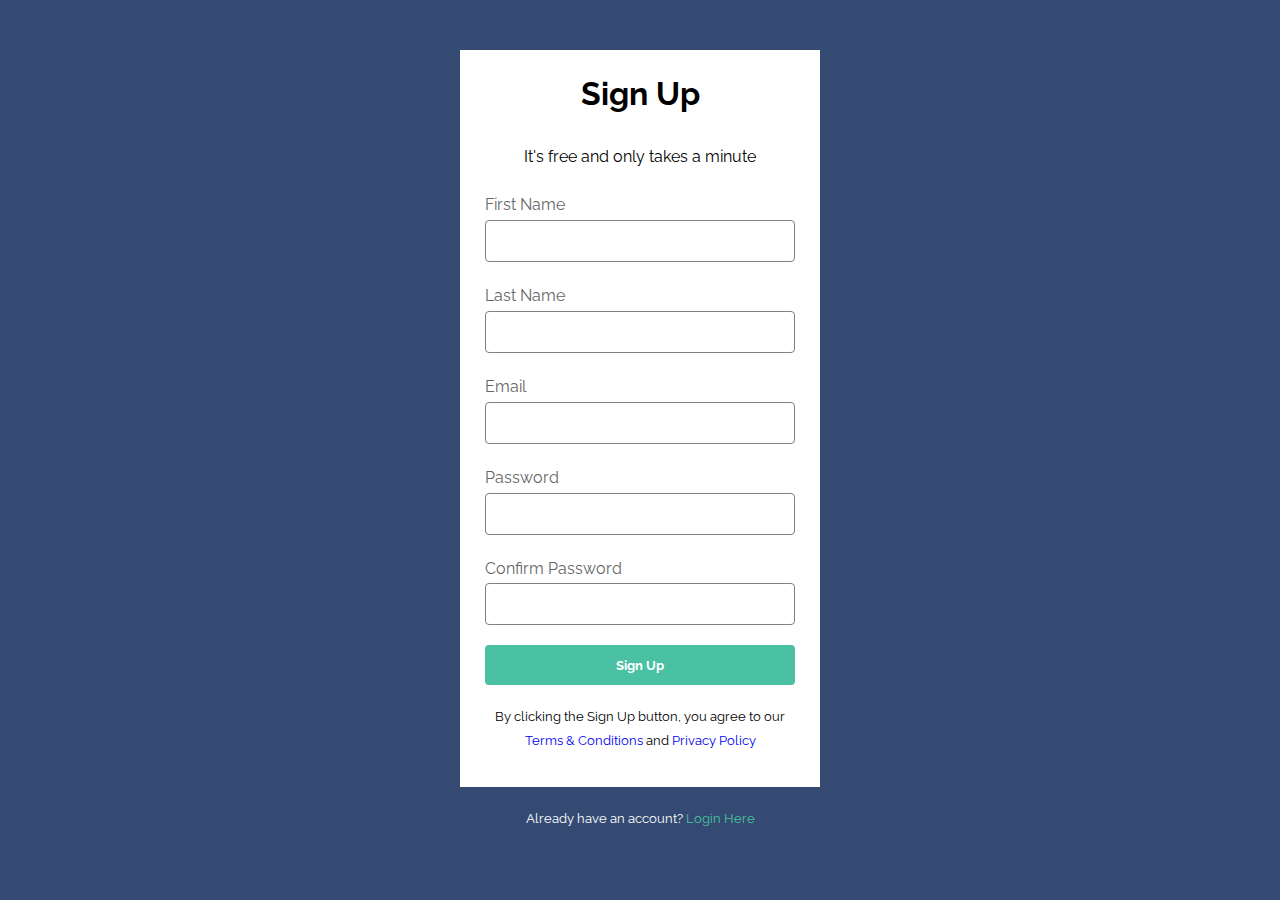
<file: form_styling_start.html>
<!DOCTYPE html>
<html lang="en">
  <head>
    <meta charset="UTF-8" />
    <meta name="viewport" content="width=device-width, initial-scale=1.0" />
    <meta http-equiv="X-UA-Compatible" content="ie=edge" />
    <title>Form Styling</title>
    <link
      href="https://fonts.googleapis.com/css?family=Raleway"
      rel="stylesheet"
    />
    <style>
      * {
        /* 
        -May want to add "border-box for "box-sizing so padding does not affect width
        -Reset margin and padding 
       */
        box-sizing: border-box;
        margin: 0;
        padding: 0;
        font-family: Raleway;
      }

      body {
        /* 
          -Background color is #344a72
        */
        background: #344a72;
        line-height: 1.8;
      }

      a {
        /* 
        Underlined links are ugly :)
       */
        text-decoration: none;
      }

      #container {
        /* 
        -Remember, margin: auto on left and right will center a block element 
        -I would also set a "max-width" for responsiveness
        -May want to add some padding
        */
        max-width: 400px;
        margin: 30px auto;
        padding: 20px;
      }

      .form-wrap {
        /* 
          This is the white area around the form and heading, etc
        */
        background: #ffffff;
        padding: 15px 25px;
      }

      .form-wrap h1,
      .form-wrap p {
        /* 
          May want to center these
        */
        text-align: center;
        margin-bottom: 20px;
      }

      .form-wrap .form-group {
        /* 
          Each label, input is wrapped in .form-group
        */
        margin-bottom: 20px;
      }

      .form-wrap .form-group label {
        /* 
          Label should be turned into a block element
        */
        display: block;
        color: #666;
      }

      .form-wrap .form-group input {
        /* 
          Inputs should reach across the .form-wrap 100% and have some padding
        */
        width: 100%;
        padding: 12px;
        border-radius: 4px;
        border: grey solid 1px;
      }

      .form-wrap button {
        /* 
          Button should wrap across 100% and display as block
          Background color for button is #49c1a2
        */
        display: block;
        background: #49c1a2;
        width: 100%;
        padding: 12px;
        border: none;
        outline: none;
        border-radius: 4px;
        color: #ffffff;
        font-weight: bold;
        margin-bottom: 20px;
        cursor: pointer;
      }

      .form-wrap button:hover {
        /* 
          Hover background color for button is #37a08e
        */
        background-color: #37a08e;
      }

      .form-wrap .bottom-text {
        /* 
          Bottom text is smaller
        */
        font-size: small;
      }

      footer {
        /* 
        Should be centered
       */
        margin-top: 20px;
        text-align: center;
        font-size: smaller;
        color: #ffffff;
      }

      footer a {
        /* 
          Footer link color is #49c1a2
        */
        color: #49c1a2;
      }
    </style>
  </head>
  <body>
    <div id="container">
      <div class="form-wrap">
        <h1>Sign Up</h1>
        <p>It's free and only takes a minute</p>
        <form>
          <div class="form-group">
            <label for="first-name">First Name</label>
            <input type="text" name="firstName" id="first-name" />
          </div>
          <div class="form-group">
            <label for="last-name">Last Name</label>
            <input type="text" name="lastName" id="last-name" />
          </div>
          <div class="form-group">
            <label for="email">Email</label>
            <input type="email" name="email" id="email" />
          </div>
          <div class="form-group">
            <label for="password">Password</label>
            <input type="password" name="password" id="password" />
          </div>
          <div class="form-group">
            <label for="password2">Confirm Password</label>
            <input type="password" name="password2" id="password2" />
          </div>
          <button type="submit" class="btn">Sign Up</button>
          <p class="bottom-text">
            By clicking the Sign Up button, you agree to our
            <a href="#">Terms & Conditions</a> and
            <a href="#">Privacy Policy</a>
          </p>
        </form>
      </div>
      <footer>
        <p>Already have an account? <a href="#">Login Here</a></p>
      </footer>
    </div>
  </body>
</html>
</file>
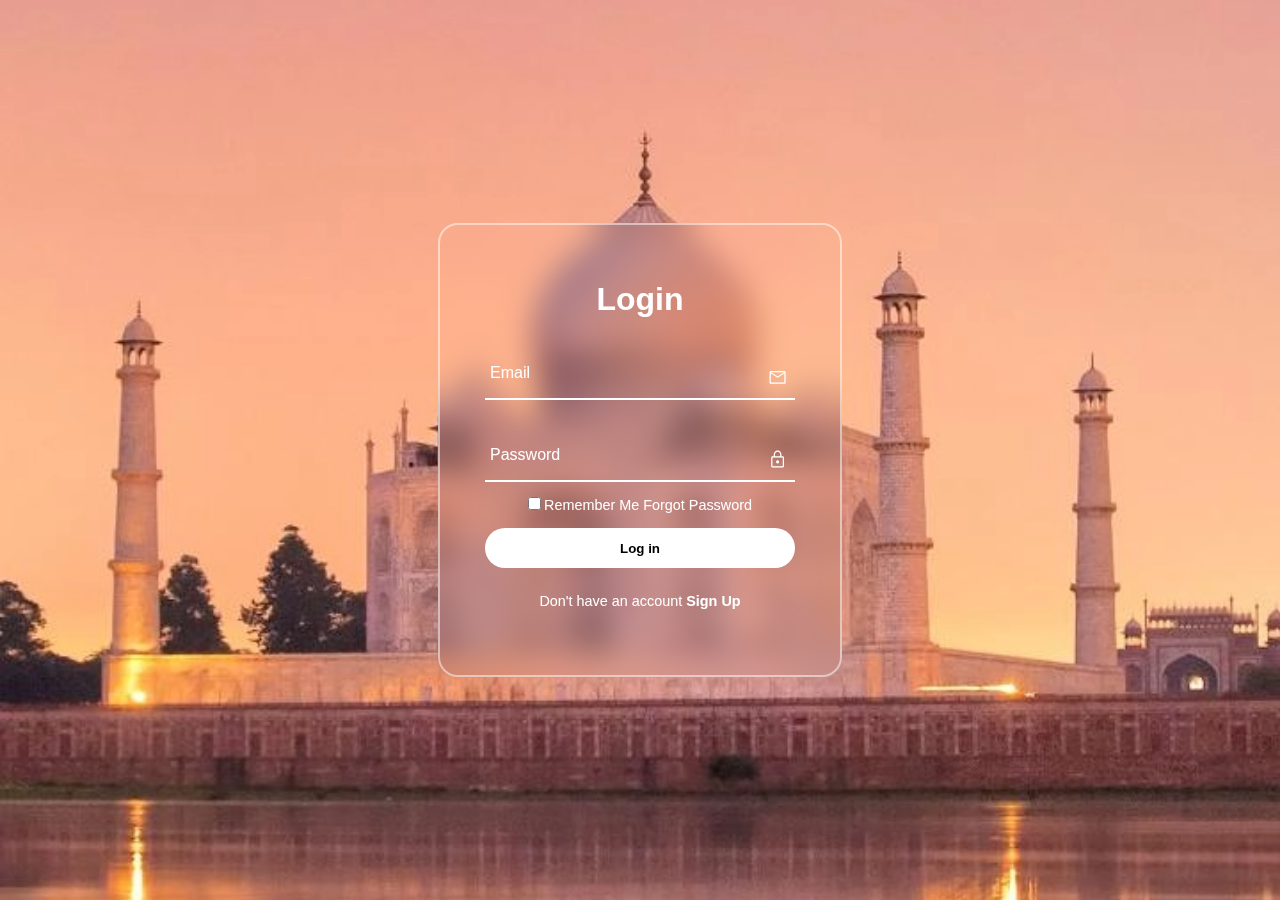
<file: Animated_login_form/Animated_login_form.html>
<!DOCTYPE html>
<html lang="en">
<head>
  <meta charset="UTF-8">
  <meta name="viewport" content="width=device-width, initial-scale=1.0">
  <title>My Animated login form</title>
  <link rel="stylesheet" href="./Animated_login_form.css">
  <link rel="stylesheet" href="https://fonts.googleapis.com/css2?family=Material+Symbols+Outlined:opsz,wght,FILL,GRAD@20..48,100..700,0..1,-50..200" />
</head>
<body>
  <section>
    <div class="form-box">
        <form action="#">
          <H2>Login</H2>
          <div class="inputbox">
            <span class="material-symbols-outlined">mail</span>
            <input type="email" required>
            <label for="email" id="email" name="email">Email</label>
          </div>
          <div class="inputbox">
            <span class="material-symbols-outlined">lock</span>
            <input type="password" required>
            <label for="password" id="password" name="password">Password</label>
          </div>
          <div class="forget">
            <label for=""><input type="checkbox">Remember Me <a href="#">Forgot Password</a></label>
          </div>
          <button>Log in</button>
          <div class="register">
            <p>Don't have an account <a href="#">Sign Up</a></p>
          </div>
        </form>
    </div>
  </section>
</body>
</html>
</file>
<file: Animated_login_form/Animated_login_form.css>
.material-symbols-outlined {
  font-variation-settings:
  'FILL' 0,
  'wght' 400,
  'GRAD' 0,
  'opsz' 48
}

  @import url('https://fonts.googleapis.com/css2?family=Poppins:wght@100&display=swap');

* {
  margin: 0;
  padding: 0;
  font-family: 'Poppins', sans-serif;
}

section {
  display: flex;
  justify-content: center;
  align-items: center;
  min-height: 100vh;
  width: 100%;
  background: url(./img/2017-02-18_39371.png)no-repeat;
  background-position: center;
  background-size: cover;
}

.form-box {
  position: relative;
  width: 400px;
  height: 450px;
  background: transparent;
  border: 2px solid rgba(255, 255, 255, 0.5);
  border-radius: 20px;
  backdrop-filter: blur(15px);
  display: flex;
  justify-content: center;
  align-items: center;
}

h2 {
  color: white;
  font-size: 2em;
  text-align: center;
}

.inputbox {
  position: relative;
  margin: 30px 0;
  width: 310px;
  border-bottom: 2px solid #fff;
}

.inputbox label {
  position: absolute;
  top: 50%;
  left: 5px;
  transform: translateY(-50%);
  color: #fff;
  font-size: 1em;
  pointer-events: none;
}

input:focus ~ label,
input:valid ~ label{
  top: -5px;
}

.inputbox input {
  width: 100%;
  height: 50px;
  background: transparent;
  border: none;
  outline: none;
  font-size: 1em;
  padding: 0 35px 0 5px;
  color: #fff;
}

.inputbox span {
  position: absolute;
  right: 8px;
  color: #fff;
  font-size: 1.2em;
  top: 20px;
}

.forget {
  margin: -15px 0 15px;
  font-size: .9em;
  color: #fff;
  display: flex;
  justify-content: center;
}

.forget label input{
  margin-right: 3px;
}

.forget label a {
  color: #fff;
  text-decoration: none;
}

.forget label a:hover {
  text-decoration: underline;
}

button {
  width: 100%;
  height: 40px;
  border-radius: 40px;
  background: #fff;
  border: none;
  outline: none;
  cursor: pointer;
  font: 1em;
  font-weight: 600;
}

.register {
  font-size: .9em;
  color: #fff;
  text-align: center;
  margin: 25px 0 10px;
}

.register p a{
  text-decoration: none;
  color: #fff;
font-weight: 600;
}

.register p a:hover {
  text-decoration: underline;
}
</file>
